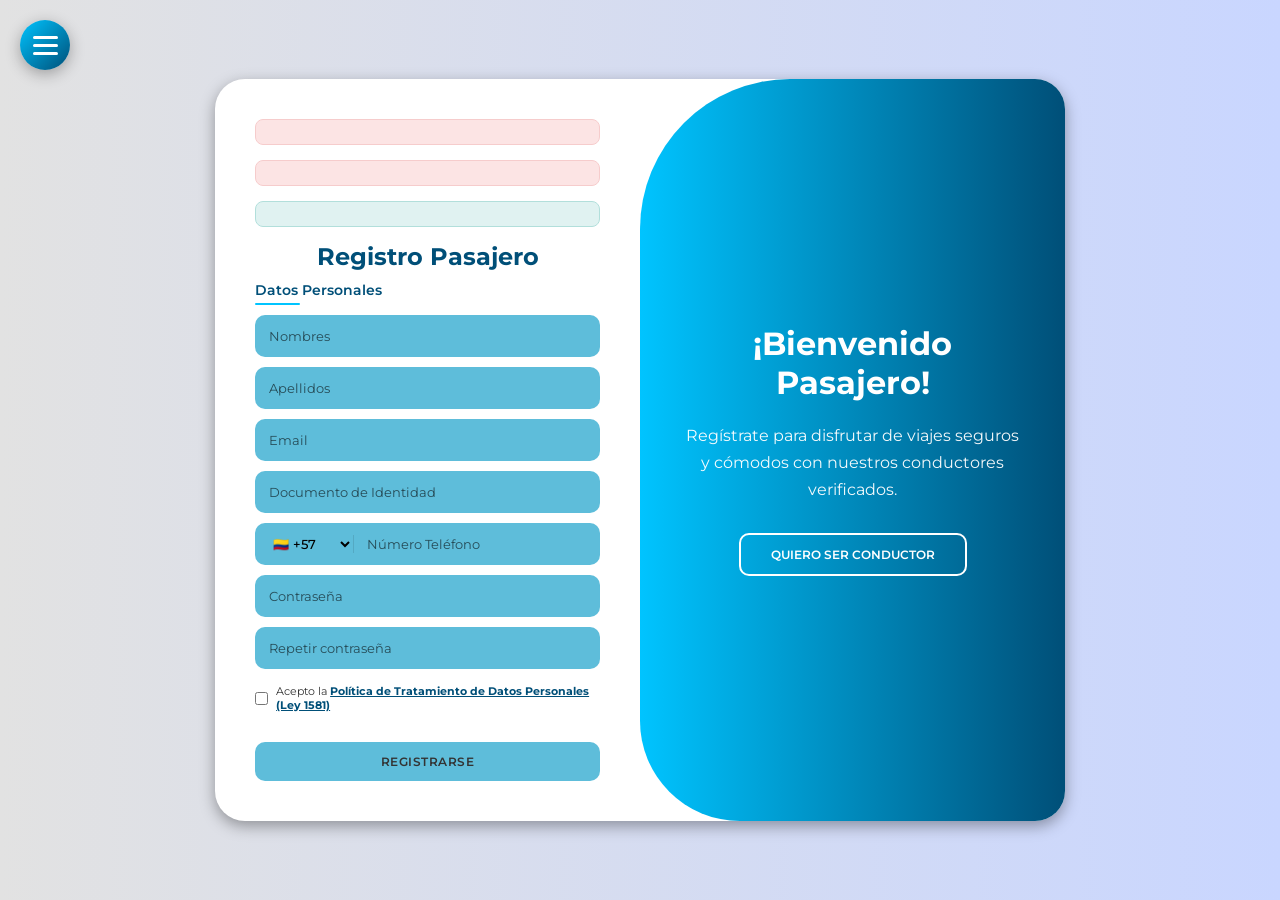
<file: src/main/resources/templates/registros.html>
<!DOCTYPE html>
<html lang="es" xmlns:th="http://www.w3.org/1999/xhtml">
<head>
    <meta charset="UTF-8">
    <meta name="viewport" content="width=device-width, initial-scale=1.0">
    <title>Registros</title>
    <link rel="icon" th:href="@{/icon/NEXA_ICO.ico}">
    <script src="https://challenges.cloudflare.cloudflare.com/turnstile/v0/api.js" async defer></script>
    <style>
        @import url('https://fonts.googleapis.com/css2?family=Montserrat:wght@300;400;500;600;700&display=swap');

        * {
            margin: 0;
            padding: 0;
            box-sizing: border-box;
            font-family: "Montserrat", sans-serif;
        }

        body {
            background: linear-gradient(to right, #e2e2e2, #c9d6ff);
            display: flex;
            align-items: center;
            justify-content: center;
            min-height: 100vh;
            padding: 20px;
        }

        /* Menú Hamburguesa */
        .hamburger-menu {
            position: fixed;
            top: 20px;
            left: 20px;
            z-index: 2000;
        }

        .hamburger-btn {
            width: 50px;
            height: 50px;
            background: linear-gradient(135deg, #00c4ff, #004F78);
            border: none;
            border-radius: 50%;
            cursor: pointer;
            display: flex;
            flex-direction: column;
            align-items: center;
            justify-content: center;
            gap: 5px;
            box-shadow: 0 4px 15px rgba(0, 0, 0, 0.3);
            transition: all 0.3s ease;
        }

        .hamburger-btn:hover {
            transform: scale(1.1);
            box-shadow: 0 6px 20px rgba(0, 196, 255, 0.5);
        }

        .hamburger-btn span {
            width: 25px;
            height: 3px;
            background: white;
            border-radius: 2px;
            transition: all 0.3s ease;
        }

        .hamburger-btn.active span:nth-child(1) {
            transform: rotate(45deg) translate(7px, 7px);
        }

        .hamburger-btn.active span:nth-child(2) {
            opacity: 0;
        }

        .hamburger-btn.active span:nth-child(3) {
            transform: rotate(-45deg) translate(7px, -7px);
        }

        .menu-dropdown {
            position: absolute;
            top: 60px;
            left: 0;
            background: white;
            border-radius: 15px;
            box-shadow: 0 8px 24px rgba(0, 0, 0, 0.15);
            padding: 10px;
            min-width: 200px;
            opacity: 0;
            visibility: hidden;
            transform: translateY(-10px);
            transition: all 0.3s ease;
        }

        .menu-dropdown.active {
            opacity: 1;
            visibility: visible;
            transform: translateY(0);
        }

        .menu-item {
            padding: 12px 16px;
            color: #333;
            text-decoration: none;
            display: flex;
            align-items: center;
            gap: 12px;
            border-radius: 8px;
            transition: all 0.2s ease;
            font-weight: 500;
            font-size: 14px;
        }

        .menu-item:hover {
            background: linear-gradient(135deg, #e6f7ff, #f0f8ff);
            color: #00c4ff;
        }

        .menu-item i {
            font-size: 18px;
            width: 20px;
            text-align: center;
        }

        .menu-divider {
            height: 1px;
            background: #e0e0e0;
            margin: 5px 0;
        }

        .container {
            background-color: #fff;
            border-radius: 30px;
            box-shadow: 0 5px 15px rgba(0, 0, 0, 0.35);
            width: 850px;
            max-width: 100%;
            height: auto;
            min-height: 650px;
            display: flex;
            position: relative;
            overflow: hidden;
        }

        .form-container {
            width: 50%;
            padding: 40px;
            display: flex;
            align-items: center;
            justify-content: center;
            position: relative;
        }

        .form-content {
            width: 100%;
        }

        .form-content h2 {
            font-size: 24px;
            color: #004F78;
            margin-bottom: 10px;
            text-align: center;
            font-weight: 700;
        }

        .section-title {
            font-size: 14px;
            color: #004F78;
            margin-bottom: 10px;
            font-weight: 600;
            position: relative;
            padding-bottom: 6px;
        }

        .section-title::after {
            content: '';
            position: absolute;
            bottom: 0;
            left: 0;
            width: 45px;
            height: 2.5px;
            background: #00c4ff;
            border-radius: 2px;
        }

        .input-box {
            width: 100%;
            height: 42px;
            background: #5ebdda;
            border-radius: 10px;
            margin-bottom: 10px;
            padding: 0 14px;
            display: flex;
            align-items: center;
            gap: 8px;
        }

        .input-box input, .input-box select {
            border: none;
            outline: none;
            background: transparent;
            width: 100%;
            color: #000;
            font-size: 13px;
        }

        .prefijo-select {
            width: 120px !important;
            margin-right: 5px;
            font-size: 13px;
            font-weight: 500;
            border-right: 1px solid rgba(0,0,0,0.1) !important;
            padding-right: 5px;
            background: transparent;
        }

        .input-box input::placeholder {
            color: rgba(0, 0, 0, 0.6);
        }

        .btn {
            width: 100%;
            padding: 12px;
            background: #5ebdda;
            color: #333;
            border: none;
            border-radius: 10px;
            font-weight: 600;
            text-transform: uppercase;
            cursor: pointer;
            margin-top: 15px;
            letter-spacing: 0.5px;
            font-size: 12px;
        }

        .btn:hover {
            background: #00c4ff;
            color: #fff;
        }

        .btn-nav {
            width: 48%;
            display: inline-block;
        }

        .alert {
            padding: 12px;
            margin-bottom: 15px;
            border-radius: 8px;
            font-size: 13px;
            font-weight: 600;
            text-align: center;
            width: 100%;
            z-index: 10;
        }
        .alert-error {
            background-color: #fce4e4;
            color: #cc0033;
            border: 1px solid #f6cccc;
        }
        .alert-success {
            background-color: #e0f2f1;
            color: #00695c;
            border: 1px solid #b2dfdb;
        }
        .input-error-msg {
            color: #cc0033;
            font-size: 10px;
            margin-top: -6px;
            margin-bottom: 6px;
            text-align: left;
            display: none;
            padding-left: 5px;
            font-weight: 600;
            width: 100%;
            line-height: 1.1;
        }

        .welcome-container {
            width: 50%;
            background: linear-gradient(to right, #00c4ff, #004F78);
            border-radius: 150px 0 0 100px;
            display: flex;
            align-items: center;
            justify-content: center;
            color: white;
            text-align: center;
            padding: 40px;
            position: relative;
        }

        .welcome-content h3 {
            font-size: 32px;
            margin-bottom: 20px;
        }

        .welcome-content p {
            font-size: 16px;
            line-height: 1.7;
            margin-bottom: 30px;
            opacity: 0.95;
        }

        .btn-outline {
            background: transparent;
            border: 2px solid white;
            color: white;
            padding: 12px 30px;
            border-radius: 10px;
            cursor: pointer;
            font-weight: 600;
            text-transform: uppercase;
            font-size: 12px;
        }

        .btn-outline:hover {
            background: rgba(255, 255, 255, 0.2);
        }

        .form-content {
            opacity: 1;
            transform: translateX(0);
            transition: opacity 0.5s ease, transform 0.5s ease;
        }

        .form-content.hidden {
            opacity: 0;
            transform: translateX(-30px);
            position: absolute;
            pointer-events: none;
        }

        .welcome-content {
            opacity: 1;
            transform: scale(1);
            transition: opacity 0.5s ease, transform 0.5s ease;
        }

        .welcome-content.hidden {
            opacity: 0;
            transform: scale(0.95);
            position: absolute;
            pointer-events: none;
        }

        .nav-buttons {
            display: flex;
            justify-content: space-between;
            margin-top: 15px;
        }

        @media (max-width: 768px) {
            .container {
                flex-direction: column;
                height: auto;
            }
            .form-container, .welcome-container {
                width: 100%;
            }
            .welcome-container {
                border-radius: 0;
            }
        }
    </style>
</head>
<body>
<!-- Menú Hamburguesa -->
<div class="hamburger-menu">
    <button class="hamburger-btn" onclick="toggleMenu()">
        <span></span>
        <span></span>
        <span></span>
    </button>
    <div class="menu-dropdown" id="menuDropdown">
        <a th:href="@{/auth/login}" class="menu-item">
            <i>➡</i>
            <span>Inicio de Sesion</span>
        </a>
        <div class="menu-divider"></div>
        <a th:href="@{/public/home/pasajero}" class="menu-item">
            <i>➡</i>
            <span>NEXA</span>
        </a>
    </div>
</div>

<div class="container">
    <!-- Formulario -->
    <div class="form-container">
        <div style="width: 100%;">
            <div th:if="${errorPasajero}" class="alert alert-error" th:text="${errorPasajero}"></div>
            <div th:if="${errorConductor}" class="alert alert-error" th:text="${errorConductor}"></div>
            <div th:if="${success}" class="alert alert-success" th:text="${success}"></div>

            <!-- Formulario Pasajero -->
            <form id="formPasajero" class="form-content" th:action="@{/auth/registro/pasajero}" method="POST">
            <h2>Registro Pasajero</h2>
            <p class="section-title">Datos Personales</p>
            <div class="input-box">
                <input type="text" name="nombre" pattern=".*\S.*" title="El nombre no puede estar vacío" placeholder="Nombres" required>
            </div>
            <div class="input-box">
                <input type="text" name="apellido" pattern=".*\S.*" title="Los apellidos no pueden estar vacíos" placeholder="Apellidos" required>
            </div>
            <div class="input-box">
                <input type="email" name="email" pattern="[a-z0-9._%+\-]+@[a-z0-9.\-]+\.[a-z]{2,}$" title="Ingresa un correo electrónico válido (ej. usuario@correo.com)" placeholder="Email" required>
            </div>
            <div class="input-box">
                <input type="text" name="documentoIdentidad" pattern="^[0-9]{3,10}$" title="El documento debe tener entre 3 y 10 dígitos numéricos" placeholder="Documento de Identidad" required>
            </div>
            <div class="input-box">
                <select id="prefijoP" class="prefijo-select">
                    <option value="+57">🇨🇴 +57</option>
                    <option value="+52">🇲🇽 +52</option>
                    <option value="+51">🇵🇪 +51</option>
                    <option value="+54">🇦🇷 +54</option>
                    <option value="+56">🇨🇱 +56</option>
                    <option value="+1">🇺🇸 +1</option>
                    <option value="+34">🇪🇸 +34</option>
                </select>
                <input type="tel" id="telefonoPVisible" pattern="^[0-9]{9,10}$" title="El teléfono debe tener entre 9 y 10 dígitos numéricos." placeholder="Número Teléfono" required>
                <input type="hidden" name="telefono" id="telefonoP">
            </div>
            <div class="input-box">
                <input type="password" id="passwordP" name="password" minlength="6" pattern=".*\S.*" title="La contraseña debe tener al menos 6 caracteres" placeholder="Contraseña" required>
            </div>
            <div class="input-box">
                <input type="password" id="confirmPasswordP" name="confirmPassword" minlength="6" pattern=".*\S.*" title="Las contraseñas no coinciden" placeholder="Repetir contraseña" required>
            </div>
            <div class="checkbox-box" style="margin-top: 15px; margin-bottom: 15px; font-size: 11px; display: flex; align-items: center; gap: 8px;">
                <input type="checkbox" name="aceptaTerminos" required style="width: 15px; height: 15px;">
                <label style="color: #333;">Acepto la <a href="#" style="color: #004F78; font-weight: bold; text-decoration: underline;">Política de Tratamiento de Datos Personales (Ley 1581)</a></label>
            </div>
            
            <div class="cf-turnstile" th:data-sitekey="${@environment.getProperty('turnstile.site-key')}" style="margin-bottom: 15px;"></div>

            <button type="submit" class="btn">Registrarse</button>
        </form>

        <!-- Formulario Conductor -->
        <form id="formConductorComplete" th:action="@{/auth/registro/conductor}" method="POST">
            <!-- Paso 1 -->
            <div id="formConductor1" class="form-content hidden">
                <h2>Registro Conductor</h2>
                <p class="section-title">Datos Personales</p>
                <div class="input-box">
                    <input type="text" name="nombre" pattern=".*\S.*" title="El nombre no puede estar vacío" placeholder="Nombre Completo" required>
                </div>
                <div class="input-box">
                    <input type="email" name="email" pattern="[a-z0-9._%+\-]+@[a-z0-9.\-]+\.[a-z]{2,}$" title="Ingresa un correo electrónico válido (ej. usuario@correo.com)" placeholder="Email" required>
                </div>
                <div class="input-box">
                    <input type="text" name="documentoIdentidad" pattern="^[0-9]{3,10}$" title="El documento debe tener entre 3 y 10 dígitos numéricos" placeholder="Documento de Identidad" required>
                </div>
                <div class="input-box">
                    <select id="prefijoC" class="prefijo-select">
                        <option value="+57">🇨🇴 +57</option>
                        <option value="+52">🇲🇽 +52</option>
                        <option value="+51">🇵🇪 +51</option>
                        <option value="+54">🇦🇷 +54</option>
                        <option value="+56">🇨🇱 +56</option>
                        <option value="+1">🇺🇸 +1</option>
                        <option value="+34">🇪🇸 +34</option>
                    </select>
                    <input type="tel" id="telefonoCVisible" pattern="^[0-9]{9,10}$" title="El teléfono debe tener entre 9 y 10 dígitos numéricos." placeholder="Número Teléfono" required>
                    <input type="hidden" name="telefono" id="telefonoC">
                </div>
                <div class="input-box">
                    <input type="text" name="licencia" placeholder="Número de licencia" required>
                </div>
                <div class="input-box">
                    <input type="password" id="passwordC" name="password" minlength="6" pattern=".*\S.*" title="La contraseña debe tener al menos 6 caracteres" placeholder="Contraseña" required>
                </div>
                <div class="input-box">
                    <input type="password" id="confirmPasswordC" name="confirmPassword" minlength="6" pattern=".*\S.*" title="Las contraseñas no coinciden" placeholder="Repetir contraseña" required>
                </div>
                <button type="button" class="btn" onclick="mostrarPaso2()">Siguiente →</button>
            </div>

            <!-- Paso 2 -->
            <div id="formConductor2" class="form-content hidden">
                <h2>Registro Conductor</h2>
                <p class="section-title">Datos del Vehículo</p>
                <div class="input-box">
                    <input type="text" name="placa" pattern="^[A-Za-z]{3}[0-9]{2}[A-Za-z]$|^[A-Za-z]{3}[0-9]{3}$" title="Placa válida (Ej: ABC123 o ABC12D)" placeholder="Placa del vehículo" required>
                </div>
                <div class="input-box">
                    <input type="text" name="marca" placeholder="Marca (ej. Yamaha, Honda)" required>
                </div>
                <div class="input-box">
                    <input type="text" name="modelo" placeholder="Modelo" required>
                </div>

                <div class="input-box">
                    <input type="text" name="color" placeholder="Color" required>
                </div>
                <div class="input-box">
                    <input type="text" name="tarjetaPropiedad" placeholder="Número de Tarjeta de Propiedad" required>
                </div>
                <div class="input-box">
                    <input type="text" name="soat" placeholder="Número SOAT" required>
                </div>
                <div class="input-box">
                    <input type="text" name="tecnomecanica" placeholder="Número de Tecnomecánica" required>
                </div>
                <div class="checkbox-box" style="margin-top: 15px; margin-bottom: 20px; font-size: 11px; display: flex; align-items: center; gap: 8px;">
                    <input type="checkbox" name="aceptaTerminos" required style="width: 15px; height: 15px;">
                    <label style="color: #333;">Acepto la <a href="#" style="color: #004F78; font-weight: bold; text-decoration: underline;">Política de Tratamiento de Datos Personales (Ley 1581)</a></label>
                </div>

                <div class="cf-turnstile" th:data-sitekey="${@environment.getProperty('turnstile.site-key')}" style="margin-bottom: 15px;"></div>

                <div class="nav-buttons">
                    <button type="button" class="btn btn-nav" onclick="mostrarPaso1()">← Anterior</button>
                    <button type="submit" class="btn btn-nav">Registrarse</button>
                </div>
            </div>
        </form>
        </div>
    </div>

    <!-- Panel de Bienvenida -->
    <div class="welcome-container">
        <!-- Mensaje Pasajero -->
        <div id="welcomePasajero" class="welcome-content">
            <h3>¡Bienvenido Pasajero!</h3>
            <p>Regístrate para disfrutar de viajes seguros y cómodos con nuestros conductores verificados.</p>
            <button class="btn-outline" onclick="cambiarAConductor()">Quiero ser Conductor</button>
        </div>

        <!-- Mensaje Conductor -->
        <div id="welcomeConductor" class="welcome-content hidden">
            <h3>¡Bienvenido Conductor!</h3>
            <p>Únete a nuestra plataforma y comienza a generar ingresos con tu vehículo.</p>
            <button class="btn-outline" onclick="cambiarAPasajero()">Soy Pasajero</button>
        </div>
    </div>
</div>

<script>
    function toggleMenu() {
        const btn = document.querySelector('.hamburger-btn');
        const menu = document.getElementById('menuDropdown');
        btn.classList.toggle('active');
        menu.classList.toggle('active');
    }

    // Cerrar menú al hacer clic fuera
    document.addEventListener('click', function(event) {
        const menu = document.querySelector('.hamburger-menu');
        if (!menu.contains(event.target)) {
            document.querySelector('.hamburger-btn').classList.remove('active');
            document.getElementById('menuDropdown').classList.remove('active');
        }
    });

    function cambiarAConductor() {
        // Ocultar formulario pasajero
        document.getElementById('formPasajero').classList.add('hidden');
        // Mostrar formulario conductor paso 1
        document.getElementById('formConductor1').classList.remove('hidden');
        document.getElementById('formConductor2').classList.add('hidden');

        // Cambiar mensajes
        document.getElementById('welcomePasajero').classList.add('hidden');
        document.getElementById('welcomeConductor').classList.remove('hidden');
    }

    function cambiarAPasajero() {
        // Mostrar formulario pasajero
        document.getElementById('formPasajero').classList.remove('hidden');
        // Ocultar formularios conductor
        document.getElementById('formConductor1').classList.add('hidden');
        document.getElementById('formConductor2').classList.add('hidden');

        // Cambiar mensajes
        document.getElementById('welcomePasajero').classList.remove('hidden');
        document.getElementById('welcomeConductor').classList.add('hidden');
    }

    function mostrarPaso2() {
        const paso1Items = document.querySelectorAll('#formConductor1 input[required], #formConductor1 select[required]');
        let allValid = true;
        for (let input of paso1Items) {
            if (!input.checkValidity()) {
                input.reportValidity();
                allValid = false;
                break;
            }
        }
        
        if (allValid) {
            document.getElementById('formConductor1').classList.add('hidden');
            document.getElementById('formConductor2').classList.remove('hidden');
        }
    }

    function mostrarPaso1() {
        document.getElementById('formConductor2').classList.add('hidden');
        document.getElementById('formConductor1').classList.remove('hidden');
    }

    document.addEventListener('DOMContentLoaded', () => {
        // Logica para prefijo telefonico y deteccion de ubicacion
        const tz = Intl.DateTimeFormat().resolvedOptions().timeZone;
        let defaultPref = "+57"; // default Colombia
        if (tz.includes("Mexico")) defaultPref = "+52";
        else if (tz.includes("Lima")) defaultPref = "+51";
        else if (tz.includes("Argentina")) defaultPref = "+54";
        else if (tz.includes("Santiago")) defaultPref = "+56";
        else if (tz.includes("Madrid") || tz.includes("Europe")) defaultPref = "+34";
        else if (tz.includes("New_York") || tz.includes("Los_Angeles") || tz.includes("America/Chicago")) defaultPref = "+1";

        const setPhoneLogic = (prefixId, visibleId, hiddenId) => {
            const prefix = document.getElementById(prefixId);
            const visible = document.getElementById(visibleId);
            const hidden = document.getElementById(hiddenId);
            
            if (prefix) prefix.value = defaultPref;
            
            const updateHidden = () => { hidden.value = prefix.value + visible.value; };
            if (prefix) prefix.addEventListener('change', updateHidden);
            if (visible) visible.addEventListener('input', updateHidden);
        };
        
        setPhoneLogic('prefijoP', 'telefonoPVisible', 'telefonoP');
        setPhoneLogic('prefijoC', 'telefonoCVisible', 'telefonoC');

        // Logica de validacion y span error
        const inputs = document.querySelectorAll('.input-box input:not([type="hidden"])');
        inputs.forEach(input => {
            if (input.title) {
                const errorSpan = document.createElement('div');
                errorSpan.className = 'input-error-msg';
                errorSpan.textContent = input.title;
                input.parentElement.after(errorSpan);

                input.addEventListener('input', () => {
                    if (!input.validity.valid && input.value !== '') {
                        errorSpan.style.display = 'block';
                        input.parentElement.style.border = '1px solid #cc0033';
                        input.parentElement.style.background = '#f9dcdc';
                    } else {
                        errorSpan.style.display = 'none';
                        input.parentElement.style.border = 'none';
                        input.parentElement.style.background = '#5ebdda';
                    }
                });
            }
        });

        // Comprobación de contraseñas en vivo
        const addPasswordCheck = (passId, confId) => {
            const pass = document.getElementById(passId);
            const conf = document.getElementById(confId);
            if (pass && conf) {
                const check = () => {
                    if (conf.value !== pass.value) {
                        conf.setCustomValidity("Las contraseñas no coinciden");
                    } else {
                        conf.setCustomValidity("");
                    }
                };
                pass.addEventListener('input', check);
                conf.addEventListener('input', check);
            }
        };
        addPasswordCheck('passwordP', 'confirmPasswordP');
        addPasswordCheck('passwordC', 'confirmPasswordC');
    });
</script>
</body>
</html>
</file>
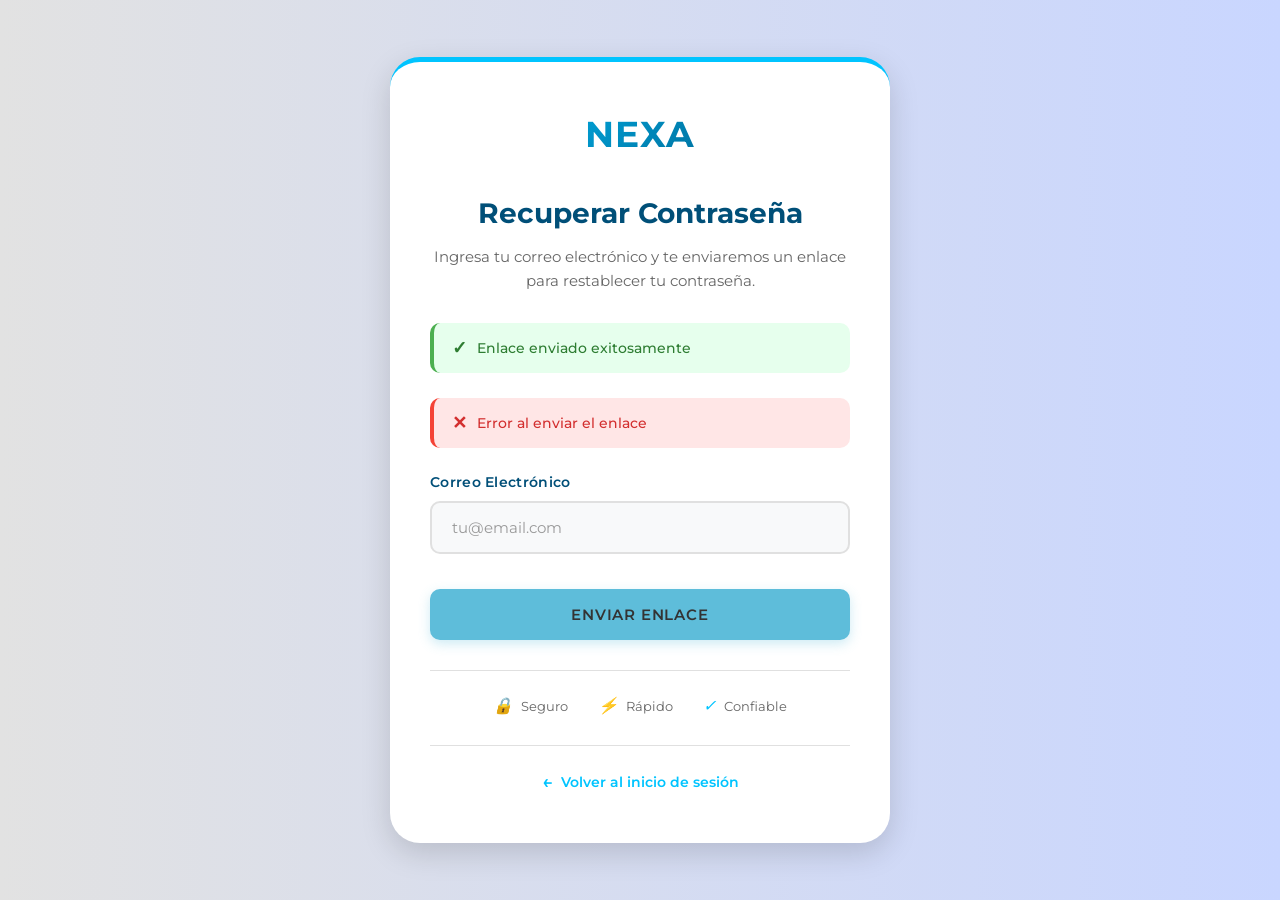
<file: src/main/resources/templates/auth/forgot-password.html>
<!DOCTYPE html>
<html xmlns:th="http://www.thymeleaf.org">
<head>
    <meta charset="UTF-8">
    <meta name="viewport" content="width=device-width, initial-scale=1.0">
    <title>Recuperar Contraseña</title>
    <style>
        @import url('https://fonts.googleapis.com/css2?family=Montserrat:wght@300;400;500;600;700&display=swap');

        * {
            margin: 0;
            padding: 0;
            box-sizing: border-box;
            font-family: 'Montserrat', sans-serif;
        }

        body {
            background-color: #c9d6ff;
            background: linear-gradient(to right, #e2e2e2, #c9d6ff);
            display: flex;
            justify-content: center;
            align-items: center;
            min-height: 100vh;
            padding: 20px;
        }

        .password-reset-container {
            background: white;
            border-radius: 30px;
            box-shadow: 0 10px 30px rgba(0, 0, 0, 0.15);
            width: 100%;
            max-width: 500px;
            padding: 50px 40px;
            border-top: 5px solid #00c4ff;
            animation: fadeIn 0.5s ease;
        }

        @keyframes fadeIn {
            from {
                opacity: 0;
                transform: translateY(-20px);
            }
            to {
                opacity: 1;
                transform: translateY(0);
            }
        }

        .logo {
            text-align: center;
            margin-bottom: 40px;
        }

        .logo h1 {
            font-size: 36px;
            font-weight: 700;
            background: linear-gradient(135deg, #00c4ff, #004F78);
            -webkit-background-clip: text;
            -webkit-text-fill-color: transparent;
            background-clip: text;
            letter-spacing: 1px;
        }

        .form-header {
            text-align: center;
            margin-bottom: 30px;
        }

        .form-header h2 {
            font-size: 28px;
            font-weight: 700;
            color: #004F78;
            margin-bottom: 15px;
        }

        .form-header p {
            font-size: 15px;
            color: #666;
            line-height: 1.6;
        }

        .alert {
            padding: 14px 18px;
            border-radius: 10px;
            margin-bottom: 25px;
            font-size: 14px;
            font-weight: 500;
            display: flex;
            align-items: center;
            gap: 10px;
            animation: slideIn 0.3s ease;
        }

        @keyframes slideIn {
            from {
                opacity: 0;
                transform: translateX(-20px);
            }
            to {
                opacity: 1;
                transform: translateX(0);
            }
        }

        .alert-success {
            background: #e6ffed;
            color: #2e7d32;
            border-left: 4px solid #4caf50;
        }

        .alert-error {
            background: #ffe6e6;
            color: #d32f2f;
            border-left: 4px solid #f44336;
        }

        .alert::before {
            content: "✓";
            font-size: 18px;
            font-weight: 700;
        }

        .alert-error::before {
            content: "✕";
        }

        .form-group {
            margin-bottom: 25px;
        }

        .form-group label {
            display: block;
            margin-bottom: 10px;
            font-weight: 600;
            color: #004F78;
            font-size: 14px;
            letter-spacing: 0.3px;
        }

        .input-container {
            position: relative;
        }

        .input-container input {
            width: 100%;
            padding: 15px 20px;
            border: 2px solid #e0e0e0;
            border-radius: 10px;
            font-size: 15px;
            color: #333;
            transition: all 0.3s ease;
            background-color: #f8f9fa;
        }

        .input-container input:focus {
            outline: none;
            border-color: #00c4ff;
            box-shadow: 0 0 0 3px rgba(0, 196, 255, 0.1);
            background-color: white;
        }

        .input-container input::placeholder {
            color: #999;
        }

        .btn-submit {
            width: 100%;
            padding: 16px;
            background-color: #5ebdda;
            color: #333333;
            border: none;
            border-radius: 10px;
            font-size: 15px;
            font-weight: 600;
            text-transform: uppercase;
            letter-spacing: 0.8px;
            cursor: pointer;
            transition: all 0.3s ease;
            box-shadow: 0 4px 12px rgba(94, 189, 218, 0.3);
            margin-top: 10px;
        }

        .btn-submit:hover {
            background-color: #00c4ff;
            color: #f8faff;
            transform: translateY(-2px);
            box-shadow: 0 6px 20px rgba(0, 196, 255, 0.4);
        }

        .btn-submit:active {
            transform: translateY(0);
            box-shadow: 0 2px 8px rgba(0, 196, 255, 0.3);
        }

        .back-to-login {
            text-align: center;
            margin-top: 30px;
            padding-top: 25px;
            border-top: 1px solid #e0e0e0;
        }

        .back-to-login a {
            color: #00c4ff;
            text-decoration: none;
            font-size: 14px;
            font-weight: 600;
            display: inline-flex;
            align-items: center;
            gap: 8px;
            transition: all 0.3s ease;
        }

        .back-to-login a:hover {
            color: #004F78;
            transform: translateX(-3px);
        }

        .back-to-login a::before {
            content: "←";
            font-size: 18px;
            transition: transform 0.3s ease;
        }

        .back-to-login a:hover::before {
            transform: translateX(-3px);
        }

        .features {
            display: flex;
            justify-content: center;
            gap: 30px;
            margin-top: 30px;
            padding-top: 25px;
            border-top: 1px solid #e0e0e0;
        }

        .feature-item {
            display: flex;
            align-items: center;
            gap: 8px;
            color: #666;
            font-size: 13px;
        }

        .feature-item i {
            color: #00c4ff;
            font-size: 16px;
        }

        /* Responsive */
        @media (max-width: 600px) {
            .password-reset-container {
                padding: 40px 25px;
                border-radius: 20px;
            }

            .logo h1 {
                font-size: 30px;
            }

            .form-header h2 {
                font-size: 24px;
            }

            .form-header p {
                font-size: 14px;
            }

            .features {
                flex-direction: column;
                gap: 15px;
                align-items: center;
            }

            .btn-submit {
                padding: 14px;
                font-size: 14px;
            }
        }
    </style>
</head>
<body>
<div class="password-reset-container">
    <div class="logo">
        <h1>NEXA</h1>
    </div>

    <div class="form-header">
        <h2>Recuperar Contraseña</h2>
        <p>Ingresa tu correo electrónico y te enviaremos un enlace para restablecer tu contraseña.</p>
    </div>

    <div th:if="${success}" class="alert alert-success" th:text="${success}">
        Enlace enviado exitosamente
    </div>

    <div th:if="${error}" class="alert alert-error" th:text="${error}">
        Error al enviar el enlace
    </div>

    <form class="password-form" th:action="@{/auth/forgot-password}" method="post">
        <div class="form-group">
            <label for="email">Correo Electrónico</label>
            <div class="input-container">
                <input
                        type="email"
                        id="email"
                        name="email"
                        placeholder="tu@email.com"
                        required
                        autocomplete="email">
            </div>
        </div>

        <button type="submit" class="btn-submit">Enviar Enlace</button>
    </form>

    <div class="features">
        <div class="feature-item">
            <i>🔒</i>
            <span>Seguro</span>
        </div>
        <div class="feature-item">
            <i>⚡</i>
            <span>Rápido</span>
        </div>
        <div class="feature-item">
            <i>✓</i>
            <span>Confiable</span>
        </div>
    </div>

    <div class="back-to-login">
        <a th:href="@{/auth/login}">Volver al inicio de sesión</a>
    </div>
</div>
</body>
</html>
</file>
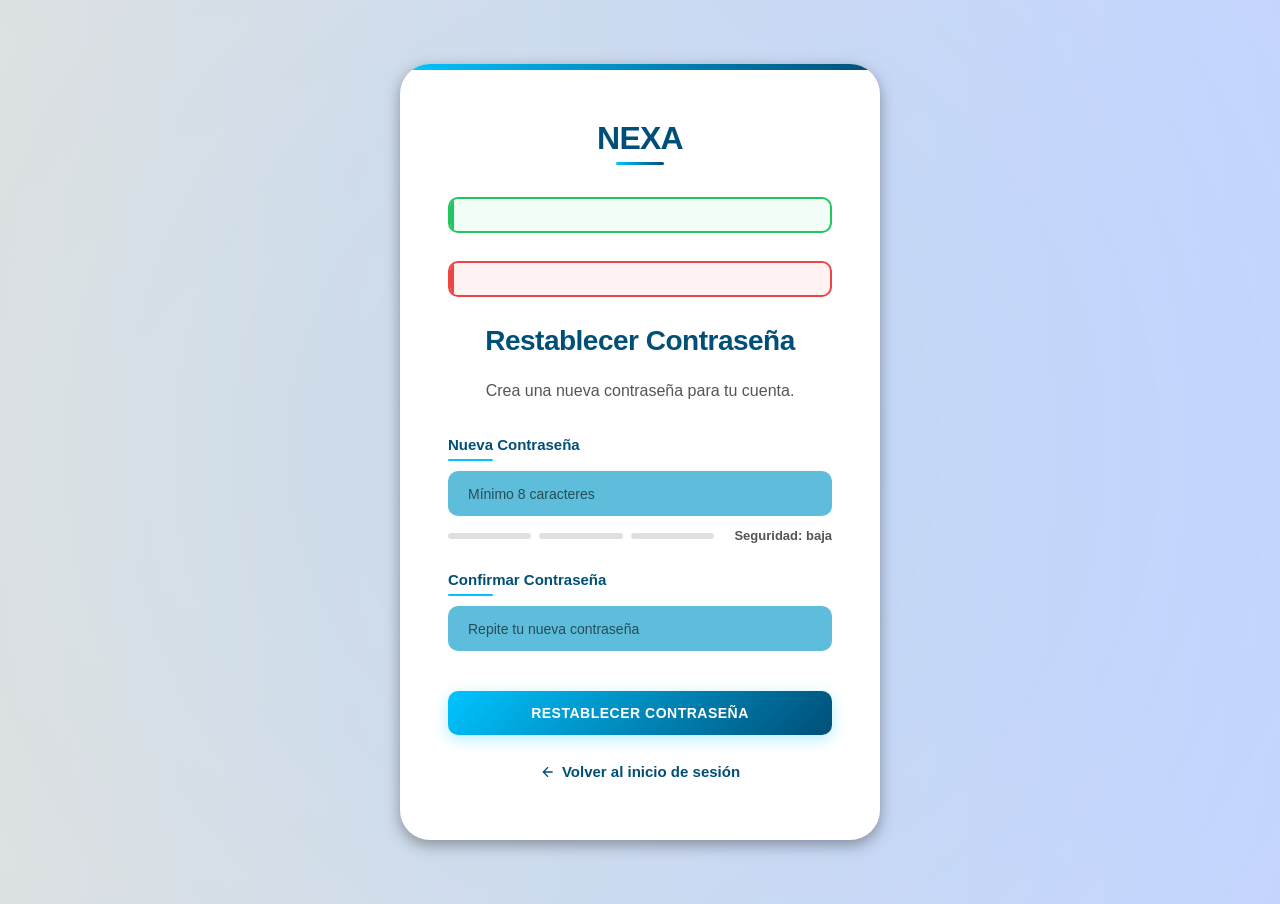
<file: src/main/resources/templates/auth/reset-password.html>
<!DOCTYPE html>
<html xmlns:th="http://www.thymeleaf.org">
<head>
    <meta charset="UTF-8">
    <meta name="viewport" content="width=device-width, initial-scale=1.0">
    <title>Restablecer Contraseña - NEXA</title>
    <style>
        * {
            margin: 0;
            padding: 0;
            box-sizing: border-box;
            font-family: "Montserrat", sans-serif;
        }

        @import url('https://fonts.googleapis.com/css2?family=Montserrat:wght@400;500;600;700&display=swap');

        body {
            background: linear-gradient(to right, #e2e2e2, #c9d6ff);
            display: flex;
            justify-content: center;
            align-items: center;
            min-height: 100vh;
            padding: 2rem;
            position: relative;
            overflow-x: hidden;
        }

        body::before {
            content: "";
            position: fixed;
            top: -50%;
            left: -50%;
            width: 200%;
            height: 200%;
            background: radial-gradient(circle, rgba(0, 196, 255, 0.08) 0%, transparent 70%);
            z-index: -1;
            animation: float 15s infinite alternate ease-in-out;
        }

        @keyframes float {
            0% { transform: translate(0, 0); }
            50% { transform: translate(-5%, 5%); }
            100% { transform: translate(5%, -5%); }
        }

        .password-reset-card {
            background: #fff;
            border-radius: 30px;
            box-shadow: 0 5px 15px rgba(0, 0, 0, 0.35);
            width: 100%;
            max-width: 480px;
            padding: 3.5rem 3rem;
            margin: 2rem 0;
            position: relative;
            overflow: hidden;
            transition: transform 0.4s cubic-bezier(0.16, 1, 0.3, 1),
                        box-shadow 0.4s cubic-bezier(0.16, 1, 0.3, 1);
        }

        .password-reset-card::before {
            content: "";
            position: absolute;
            top: 0;
            left: 0;
            right: 0;
            height: 6px;
            background: linear-gradient(to right, #00c4ff, #004F78);
        }

        .password-reset-card:hover {
            transform: translateY(-4px);
            box-shadow: 0 8px 25px rgba(0, 196, 255, 0.3);
        }

        .logo {
            text-align: center;
            margin-bottom: 40px;
        }

        .logo h1 {
            color: #004F78;
            font-weight: 700;
            font-size: 32px;
            letter-spacing: -0.75px;
            position: relative;
            display: inline-block;
        }

        .logo h1::after {
            content: "";
            position: absolute;
            bottom: -8px;
            left: 50%;
            transform: translateX(-50%);
            width: 48px;
            height: 3px;
            background: linear-gradient(to right, #00c4ff, #004F78);
            border-radius: 3px;
        }

        .password-form h2 {
            margin-bottom: 20px;
            color: #004F78;
            font-size: 28px;
            text-align: center;
            font-weight: 700;
            letter-spacing: -0.5px;
        }

        .password-form p {
            margin-bottom: 32px;
            color: #555;
            text-align: center;
            font-size: 16px;
            line-height: 1.7;
        }

        .form-group {
            margin-bottom: 28px;
            position: relative;
        }

        .form-group label {
            display: block;
            margin-bottom: 10px;
            font-weight: 600;
            color: #004F78;
            font-size: 15px;
            position: relative;
            padding-bottom: 8px;
        }

        .form-group label::after {
            content: '';
            position: absolute;
            bottom: 0;
            left: 0;
            width: 45px;
            height: 2.5px;
            background: #00c4ff;
            border-radius: 2px;
        }

        .form-group input {
            width: 100%;
            height: 45px;
            background: #5ebdda;
            border-radius: 10px;
            padding: 0 20px;
            border: none;
            font-size: 14px;
            transition: all 0.3s ease;
            color: #000;
        }

        .form-group input:focus {
            outline: none;
            box-shadow: 0 0 0 3px rgba(0, 196, 255, 0.3);
            background: #4dacc9;
        }

        .form-group input::placeholder {
            color: rgba(0, 0, 0, 0.6);
        }

        .password-strength {
            margin-top: 12px;
            display: flex;
            align-items: center;
            gap: 8px;
        }

        .strength-bar {
            height: 6px;
            flex: 1;
            background-color: #e0e0e0;
            border-radius: 3px;
            transition: all 0.3s ease;
            overflow: hidden;
            position: relative;
        }

        .strength-bar.active {
            background-color: #ff4d4d;
        }

        .strength-bar.active.medium {
            background-color: #ffa64d;
        }

        .strength-bar.active.strong {
            background-color: #66cc66;
        }

        .strength-bar.active.very-strong {
            background-color: #2ecc71;
        }

        .strength-text {
            font-size: 13px;
            font-weight: 600;
            color: #555;
            min-width: 110px;
            text-align: right;
            transition: color 0.3s ease;
        }

        .btn-submit {
            width: 100%;
            padding: 14px;
            background: linear-gradient(135deg, #00c4ff, #004F78);
            color: white;
            border: none;
            border-radius: 10px;
            font-size: 14px;
            font-weight: 600;
            cursor: pointer;
            transition: all 0.3s ease;
            margin-top: 12px;
            box-shadow: 0 4px 15px rgba(0, 196, 255, 0.3);
            text-transform: uppercase;
            letter-spacing: 0.5px;
            position: relative;
            overflow: hidden;
        }

        .btn-submit::before {
            content: "";
            position: absolute;
            top: 0;
            left: -100%;
            width: 100%;
            height: 100%;
            background: linear-gradient(90deg, transparent, rgba(255, 255, 255, 0.3), transparent);
            transition: all 0.6s cubic-bezier(0.16, 1, 0.3, 1);
        }

        .btn-submit:hover {
            transform: translateY(-2px);
            box-shadow: 0 6px 20px rgba(0, 196, 255, 0.5);
        }

        .btn-submit:hover::before {
            left: 100%;
        }

        .btn-submit:active {
            transform: translateY(0);
        }

        .back-to-login {
            text-align: center;
            margin-top: 28px;
        }

        .back-to-login a {
            color: #004F78;
            text-decoration: none;
            font-size: 15px;
            transition: all 0.3s ease;
            font-weight: 600;
            display: inline-flex;
            align-items: center;
            gap: 6px;
        }

        .back-to-login a:hover {
            color: #00c4ff;
        }

        .back-to-login a svg {
            transition: transform 0.3s ease;
        }

        .back-to-login a:hover svg {
            transform: translateX(-3px);
        }

        .alert {
            padding: 16px;
            border-radius: 10px;
            margin-bottom: 28px;
            text-align: center;
            font-size: 15px;
            font-weight: 600;
            border: 2px solid;
            position: relative;
            overflow: hidden;
        }

        .alert::before {
            content: "";
            position: absolute;
            top: 0;
            left: 0;
            width: 4px;
            height: 100%;
        }

        .alert-success {
            background-color: rgba(220, 252, 231, 0.4);
            color: #166534;
            border-color: #22c55e;
        }

        .alert-success::before {
            background-color: #22c55e;
        }

        .alert-error {
            background-color: rgba(254, 226, 226, 0.4);
            color: #991b1b;
            border-color: #ef4444;
        }

        .alert-error::before {
            background-color: #ef4444;
        }

        @media (max-width: 600px) {
            .password-reset-card {
                padding: 40px 28px;
                border-radius: 20px;
            }

            body::before {
                animation: none;
            }

            .logo h1 {
                font-size: 28px;
            }

            .password-form h2 {
                font-size: 24px;
            }

            .form-group input {
                padding: 0 16px;
            }

            .btn-submit {
                padding: 12px;
            }
        }
    </style>
</head>
<body>
<div class="password-reset-card">
    <div class="logo">
        <h1>NEXA</h1>
    </div>

    <div th:if="${success}" class="alert alert-success" th:text="${success}"></div>
    <div th:if="${error}" class="alert alert-error" th:text="${error}"></div>

    <form class="password-form" th:action="@{/auth/reset-password}" method="post">
        <h2>Restablecer Contraseña</h2>
        <p>Crea una nueva contraseña para tu cuenta.</p>

        <input type="hidden" name="token" th:value="${token}">

        <div class="form-group">
            <label for="newPassword">Nueva Contraseña</label>
            <input type="password" id="newPassword" name="newPassword" placeholder="Mínimo 8 caracteres" required>
            <div class="password-strength">
                <span class="strength-bar" id="bar1"></span>
                <span class="strength-bar" id="bar2"></span>
                <span class="strength-bar" id="bar3"></span>
                <span class="strength-text" id="strengthText">Seguridad: baja</span>
            </div>
        </div>

        <div class="form-group">
            <label for="confirmPassword">Confirmar Contraseña</label>
            <input type="password" id="confirmPassword" name="confirmPassword" placeholder="Repite tu nueva contraseña" required>
        </div>

        <button type="submit" class="btn-submit">Restablecer Contraseña</button>

        <div class="back-to-login">
            <a th:href="@{/auth/login}">
                <svg width="16" height="16" viewBox="0 0 24 24" fill="none" stroke="currentColor" stroke-width="2">
                    <path d="M19 12H5M12 19l-7-7 7-7"/>
                </svg>
                Volver al inicio de sesión
            </a>
        </div>
    </form>
</div>

<script>
    // Validación de fortaleza de contraseña en tiempo real
    document.getElementById('newPassword').addEventListener('input', function() {
        const password = this.value;
        const bar1 = document.getElementById('bar1');
        const bar2 = document.getElementById('bar2');
        const bar3 = document.getElementById('bar3');
        const strengthText = document.getElementById('strengthText');

        // Reset
        bar1.className = 'strength-bar';
        bar2.className = 'strength-bar';
        bar3.className = 'strength-bar';

        if (password.length === 0) {
            strengthText.textContent = 'Seguridad: baja';
            strengthText.style.color = '#555';
            return;
        }

        // Calcular fortaleza
        let strength = 0;
        if (password.length >= 8) strength++;
        if (password.match(/[A-Z]/)) strength++;
        if (password.match(/[0-9]/)) strength++;
        if (password.match(/[^A-Za-z0-9]/)) strength++;

        // Actualizar UI
        const colors = ['#ff4d4d', '#ffa64d', '#66cc66', '#2ecc71'];
        const labels = ['baja', 'media', 'fuerte', 'muy fuerte'];
        const classes = ['', 'medium', 'strong', 'very-strong'];

        if (strength >= 1) {
            bar1.className = 'strength-bar active ' + classes[strength - 1];
        }
        if (strength >= 2) {
            bar2.className = 'strength-bar active ' + classes[strength - 1];
        }
        if (strength >= 3) {
            bar3.className = 'strength-bar active ' + classes[strength - 1];
        }

        strengthText.textContent = `Seguridad: ${labels[strength - 1] || 'baja'}`;
        strengthText.style.color = colors[strength - 1] || '#555';
    });

    // Validación de coincidencia de contraseñas
    document.querySelector('form').addEventListener('submit', function(e) {
        const newPassword = document.getElementById('newPassword').value;
        const confirmPassword = document.getElementById('confirmPassword').value;

        if (newPassword !== confirmPassword) {
            e.preventDefault();
            alert('Las contraseñas no coinciden');
            return;
        }

        if (newPassword.length < 8) {
            e.preventDefault();
            alert('La contraseña debe tener al menos 8 caracteres');
            return;
        }
    });
</script>
</body>
</html>
</file>
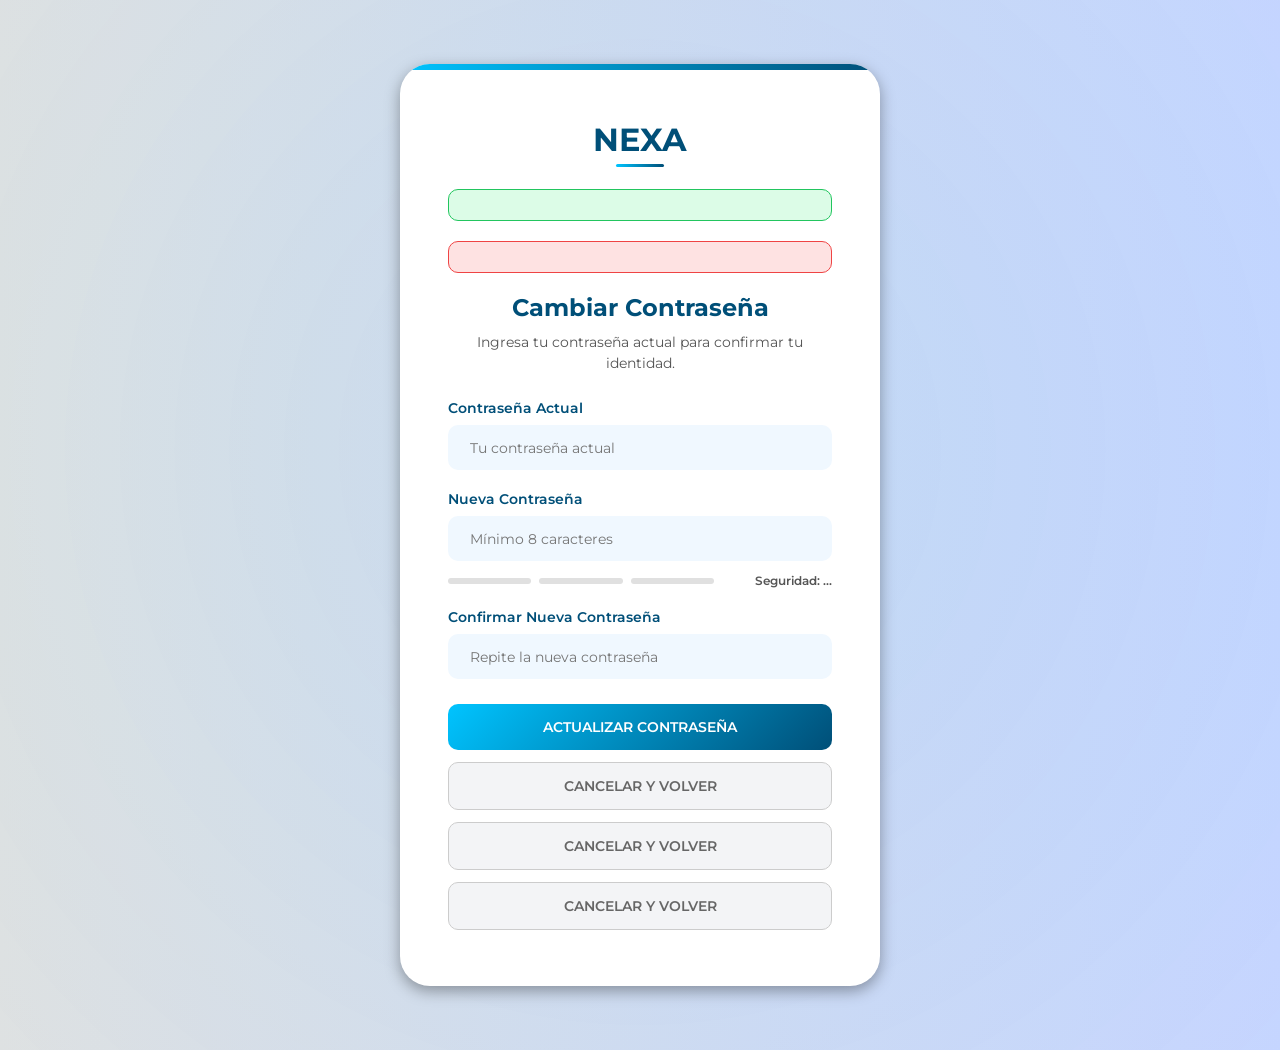
<file: src/main/resources/templates/private/change-password.html>
<!DOCTYPE html>
<html xmlns:th="http://www.thymeleaf.org"
      xmlns:sec="http://www.thymeleaf.org/extras/spring-security">
<head>
    <meta charset="UTF-8">
    <meta name="viewport" content="width=device-width, initial-scale=1.0">
    <title>Cambiar Contraseña - NEXA</title>
    <style>
        /* --- TUS ESTILOS BASE --- */
        @import url('https://fonts.googleapis.com/css2?family=Montserrat:wght@400;500;600;700&display=swap');
        * { margin: 0; padding: 0; box-sizing: border-box; font-family: "Montserrat", sans-serif; }
        body { background: linear-gradient(to right, #e2e2e2, #c9d6ff); display: flex; justify-content: center; align-items: center; min-height: 100vh; padding: 2rem; position: relative; overflow-x: hidden; }

        /* Fondo Animado */
        body::before { content: ""; position: fixed; top: -50%; left: -50%; width: 200%; height: 200%; background: radial-gradient(circle, rgba(0, 196, 255, 0.08) 0%, transparent 70%); z-index: -1; animation: float 15s infinite alternate ease-in-out; }
        @keyframes float { 0% { transform: translate(0, 0); } 50% { transform: translate(-5%, 5%); } 100% { transform: translate(5%, -5%); } }

        /* Tarjeta */
        .password-reset-card { background: #fff; border-radius: 30px; box-shadow: 0 5px 15px rgba(0, 0, 0, 0.35); width: 100%; max-width: 480px; padding: 3.5rem 3rem; margin: 2rem 0; position: relative; overflow: hidden; }
        .password-reset-card::before { content: ""; position: absolute; top: 0; left: 0; right: 0; height: 6px; background: linear-gradient(to right, #00c4ff, #004F78); }

        /* Títulos */
        .logo { text-align: center; margin-bottom: 30px; }
        .logo h1 { color: #004F78; font-weight: 700; font-size: 32px; position: relative; display: inline-block; }
        .logo h1::after { content: ""; position: absolute; bottom: -8px; left: 50%; transform: translateX(-50%); width: 48px; height: 3px; background: linear-gradient(to right, #00c4ff, #004F78); border-radius: 3px; }
        .password-form h2 { margin-bottom: 10px; color: #004F78; font-size: 24px; text-align: center; font-weight: 700; }
        .password-form p { margin-bottom: 25px; color: #555; text-align: center; font-size: 14px; line-height: 1.5; }

        /* Inputs */
        .form-group { margin-bottom: 20px; position: relative; }
        .form-group label { display: block; margin-bottom: 8px; font-weight: 600; color: #004F78; font-size: 14px; }
        .form-group input { width: 100%; height: 45px; background: #f0f8ff; border-radius: 10px; padding: 0 20px; border: 2px solid transparent; font-size: 14px; transition: all 0.3s ease; color: #000; }
        .form-group input:focus { outline: none; border-color: #00c4ff; background: #fff; }

        /* Barra de Seguridad Mejorada */
        .password-strength { margin-top: 12px; display: flex; align-items: center; gap: 8px; }
        .strength-bar { height: 6px; flex: 1; background-color: #e0e0e0; border-radius: 3px; transition: all 0.3s ease; }
        /* Clases dinámicas para JS */
        .strength-bar.weak { background-color: #ff4d4d; }
        .strength-bar.medium { background-color: #ffa64d; }
        .strength-bar.strong { background-color: #2ecc71; }
        .strength-text { font-size: 12px; font-weight: 600; color: #555; min-width: 110px; text-align: right; }

        /* Botones */
        .btn-container { display: flex; flex-direction: column; gap: 12px; margin-top: 25px; }

        .btn-submit { width: 100%; padding: 14px; background: linear-gradient(135deg, #00c4ff, #004F78); color: white; border: none; border-radius: 10px; font-size: 14px; font-weight: 600; cursor: pointer; text-transform: uppercase; transition: transform 0.2s; }
        .btn-submit:hover { transform: translateY(-2px); box-shadow: 0 5px 15px rgba(0, 196, 255, 0.3); }

        /* Botón Cancelar Nuevo */
        .btn-cancel { width: 100%; padding: 14px; background: #f3f4f6; color: #666; border: 1px solid #ccc; border-radius: 10px; font-size: 14px; font-weight: 600; cursor: pointer; text-transform: uppercase; text-align: center; text-decoration: none; transition: all 0.3s; display: block; }
        .btn-cancel:hover { background: #e5e7eb; color: #333; border-color: #999; }

        /* Alertas */
        .alert { padding: 15px; border-radius: 10px; margin-bottom: 20px; text-align: center; font-size: 14px; font-weight: 600; }
        .alert-success { background-color: #dcfce7; color: #166534; border: 1px solid #22c55e; }
        .alert-error { background-color: #fee2e2; color: #991b1b; border: 1px solid #ef4444; }
    </style>
    <link rel="stylesheet" href="https://cdnjs.cloudflare.com/ajax/libs/font-awesome/6.3.0/css/all.min.css">
</head>
<body>
<div class="password-reset-card">
    <div class="logo">
        <h1>NEXA</h1>
    </div>

    <div th:if="${success}" class="alert alert-success" th:text="${success}"></div>
    <div th:if="${error}" class="alert alert-error" th:text="${error}"></div>

    <form class="password-form" th:action="@{/profile/change-password}" method="post">
        <h2>Cambiar Contraseña</h2>
        <p>Ingresa tu contraseña actual para confirmar tu identidad.</p>

        <div class="form-group">
            <label for="currentPassword">Contraseña Actual</label>
            <input type="password" id="currentPassword" name="currentPassword" placeholder="Tu contraseña actual" required>
        </div>

        <div class="form-group">
            <label for="newPassword">Nueva Contraseña</label>
            <input type="password" id="newPassword" name="newPassword" placeholder="Mínimo 8 caracteres" required>
            <div class="password-strength">
                <span class="strength-bar" id="bar1"></span>
                <span class="strength-bar" id="bar2"></span>
                <span class="strength-bar" id="bar3"></span>
                <span class="strength-text" id="strengthText">Seguridad: ...</span>
            </div>
        </div>

        <div class="form-group">
            <label for="confirmPassword">Confirmar Nueva Contraseña</label>
            <input type="password" id="confirmPassword" name="confirmPassword" placeholder="Repite la nueva contraseña" required>
        </div>

        <div class="btn-container">
            <button type="submit" class="btn-submit">Actualizar Contraseña</button>

            <a sec:authorize="hasRole('PASAJERO')" th:href="@{/pasajero/panel}" class="btn-cancel">
                Cancelar y Volver
            </a>

            <a sec:authorize="hasRole('CONDUCTOR')" th:href="@{/conductor/panel}" class="btn-cancel">
                Cancelar y Volver
            </a>

            <a sec:authorize="hasRole('ADMIN')" th:href="@{/admin/dashboard}" class="btn-cancel">
                Cancelar y Volver
            </a>
        </div>
    </form>
</div>

<script>
    // Script de fortaleza mejorado
    document.getElementById('newPassword').addEventListener('input', function() {
        const password = this.value;
        const bars = [document.getElementById('bar1'), document.getElementById('bar2'), document.getElementById('bar3')];
        const strengthText = document.getElementById('strengthText');

        // Reset
        bars.forEach(bar => bar.className = 'strength-bar');

        if (password.length === 0) {
            strengthText.textContent = 'Seguridad: ...';
            strengthText.style.color = '#555';
            return;
        }

        // Lógica de puntuación simple
        let score = 0;
        if (password.length >= 8) score++;
        if (password.match(/[A-Z]/)) score++;
        if (password.match(/[0-9]/)) score++;
        if (password.match(/[^A-Za-z0-9]/)) score++;

        // Determinar estado
        let level = 'weak';
        let label = 'Baja';
        let color = '#ff4d4d';
        let activeCount = 1;

        if (score >= 3) {
            level = 'medium';
            label = 'Media';
            color = '#ffa64d';
            activeCount = 2;
        }
        if (score >= 4) {
            level = 'strong';
            label = 'Alta';
            color = '#2ecc71';
            activeCount = 3;
        }

        // Aplicar clases
        for(let i = 0; i < activeCount; i++) {
            bars[i].classList.add(level);
        }

        strengthText.textContent = `Seguridad: ${label}`;
        strengthText.style.color = color;
    });
</script>
</body>
</html>
</file>
